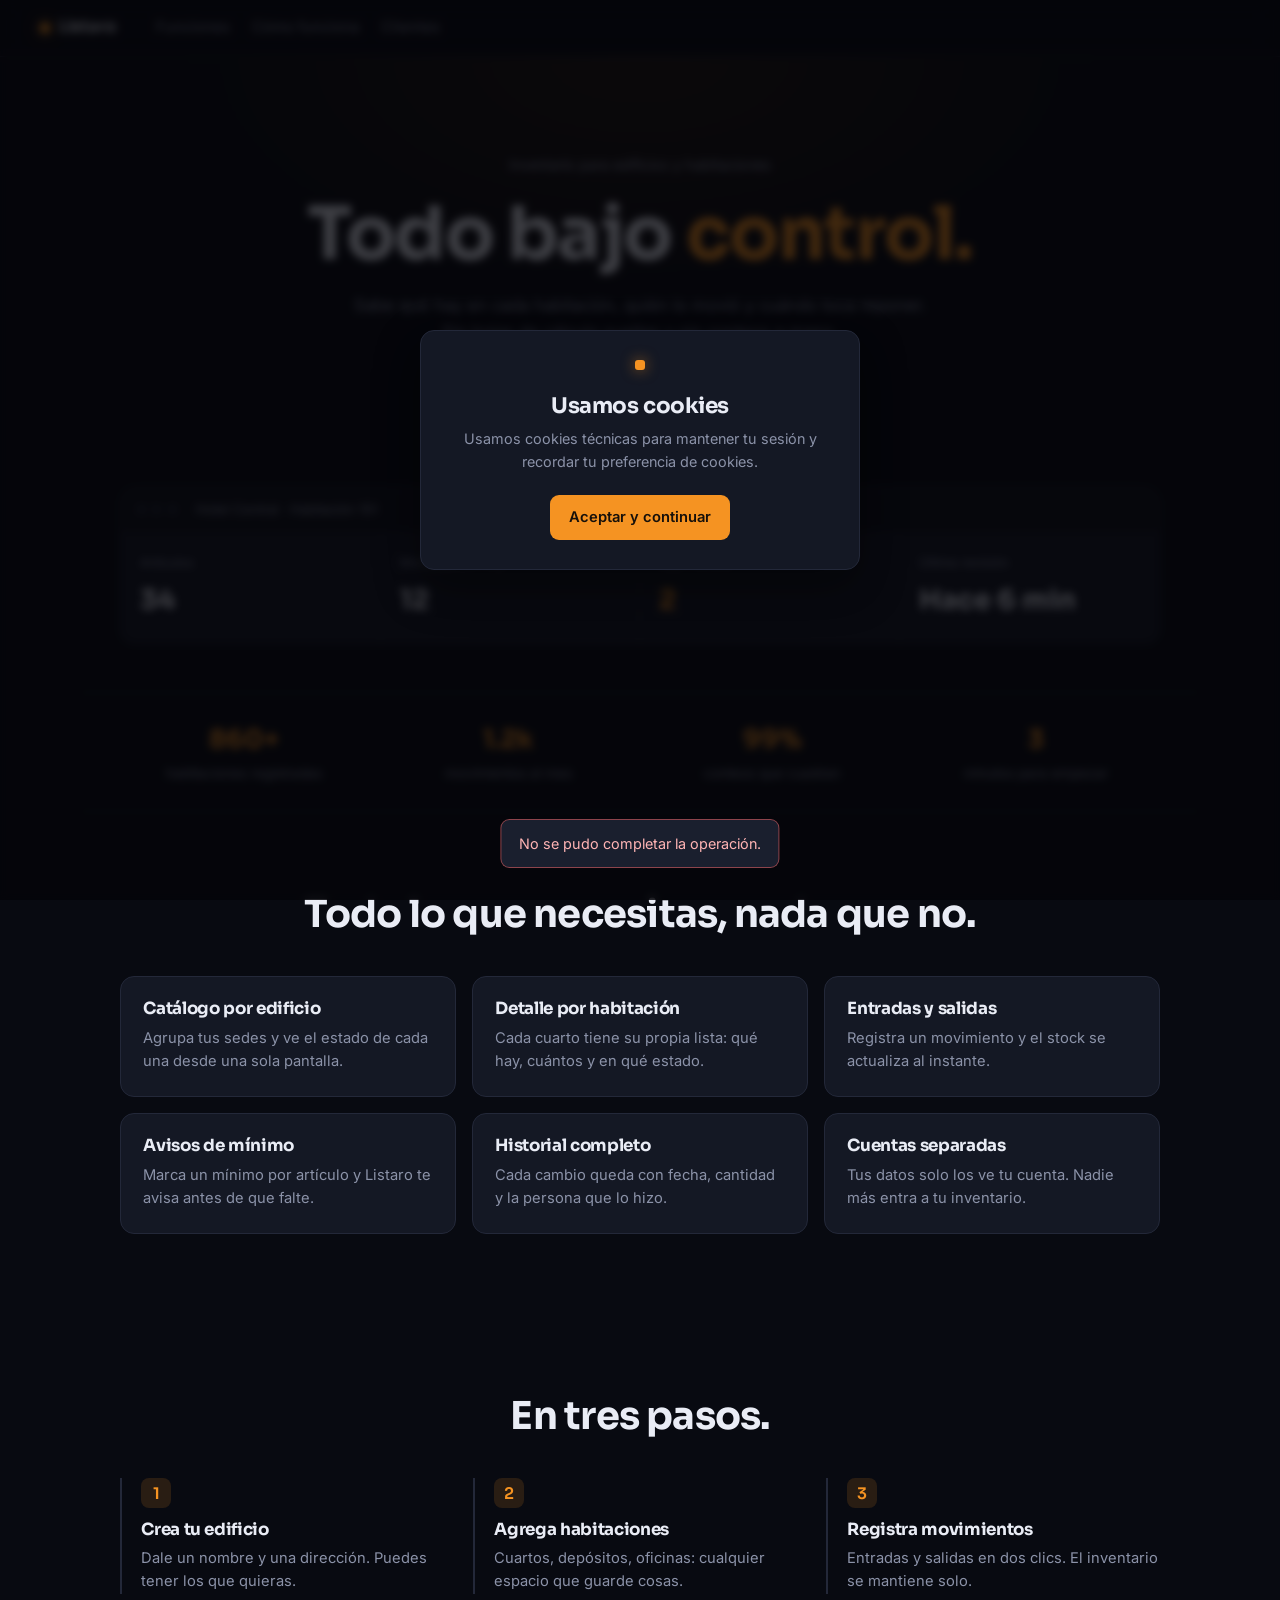
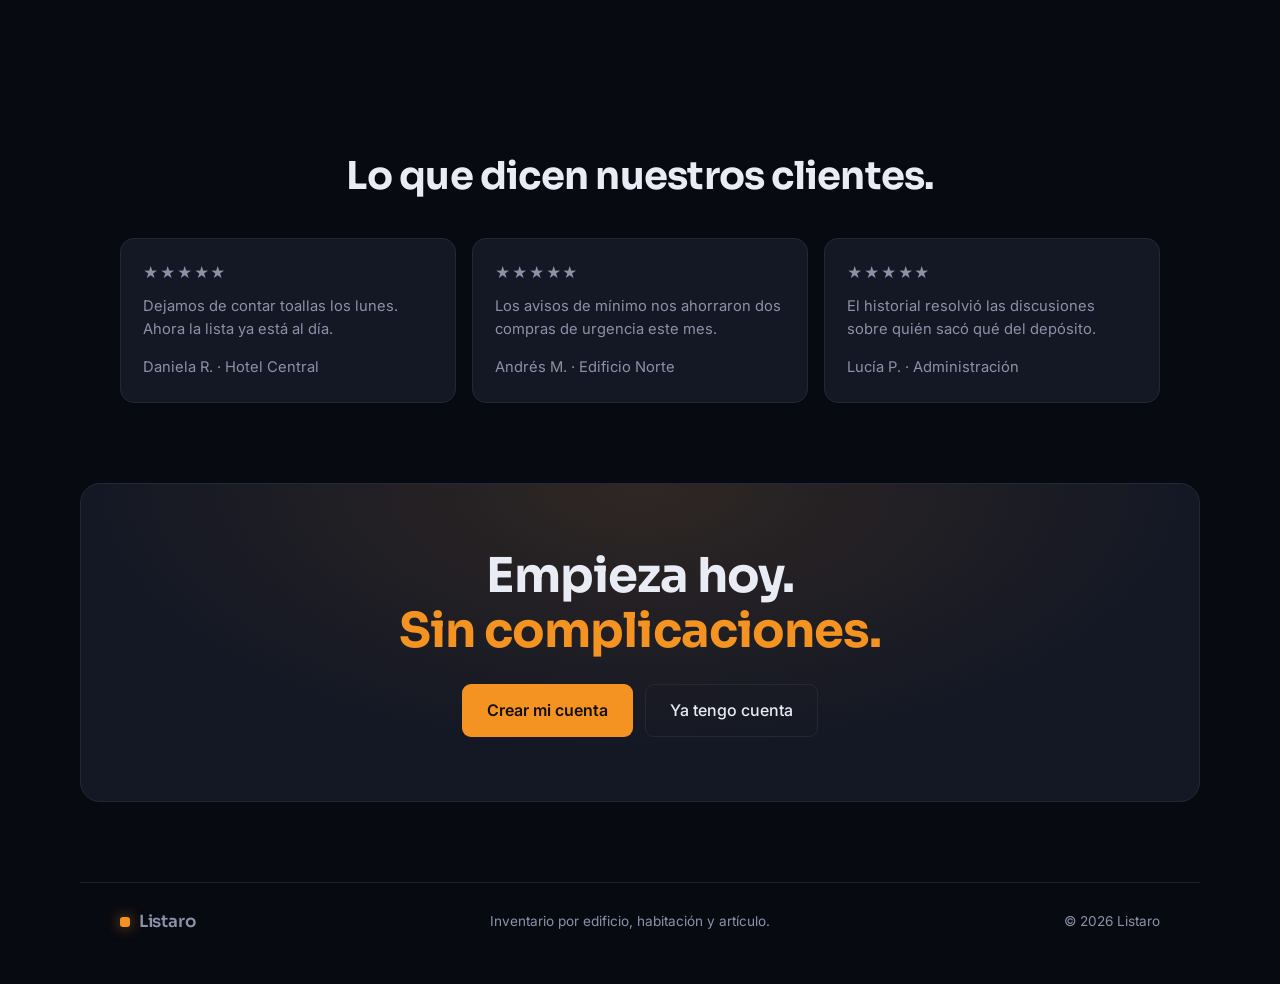
<file: index.html>
<!DOCTYPE html>
<html lang="es">
<head>
  <meta charset="UTF-8">
  <meta name="viewport" content="width=device-width, initial-scale=1">
  <title>Listaro — Todo bajo control</title>
  <link rel="preconnect" href="https://fonts.googleapis.com">
  <link rel="preconnect" href="https://fonts.gstatic.com" crossorigin>
  <link href="https://fonts.googleapis.com/css2?family=Sora:wght@400;500;600;700&family=Inter:wght@400;500;600&display=swap" rel="stylesheet">
  <link rel="stylesheet" href="css/styles.css">
</head>
<body>

<header class="nav">
  <a class="marca" href="index.html"><span class="marca-punto"></span> Listaro</a>
  <nav class="nav-links">
    <a href="#funciones">Funciones</a>
    <a href="#pasos">Cómo funciona</a>
    <a href="#clientes">Clientes</a>
  </nav>
  <div class="nav-acciones"></div>
</header>

<main>

  <section class="hero">
    <p class="hero-kicker">Inventario para edificios y habitaciones</p>
    <h1>Todo bajo <span class="naranja">control.</span></h1>
    <p class="hero-texto">
      Sabe qué hay en cada habitación, quién lo movió y cuándo toca reponer.
      Sin hojas de cálculo sueltas y sin conteos a mano.
    </p>
    <div class="hero-acciones">
      <a class="btn btn-naranja btn-grande" href="Paginas/registro.html">Empezar gratis</a>
      <a class="btn btn-fantasma btn-grande" href="Paginas/login.html">Ver una cuenta demo</a>
    </div>

    <div class="tablero-demo">
      <div class="tablero-barra">
        <span class="punto"></span><span class="punto"></span><span class="punto"></span>
        <span class="tablero-titulo">Hotel Central · Habitación 101</span>
      </div>
      <div class="tablero-cuerpo">
        <div class="tablero-celda"><span class="etiqueta">Artículos</span><strong>34</strong></div>
        <div class="tablero-celda"><span class="etiqueta">Movimientos hoy</span><strong>12</strong></div>
        <div class="tablero-celda"><span class="etiqueta">Bajo mínimo</span><strong class="naranja">2</strong></div>
        <div class="tablero-celda"><span class="etiqueta">Última revisión</span><strong>Hace 6 min</strong></div>
      </div>
    </div>
  </section>

  <section class="franja-metricas">
    <div><strong>860+</strong><span>habitaciones registradas</span></div>
    <div><strong>1.2k</strong><span>movimientos al mes</span></div>
    <div><strong>99%</strong><span>conteos que cuadran</span></div>
    <div><strong>3</strong><span>minutos para empezar</span></div>
  </section>

  <section id="funciones" class="seccion">
    <h2>Todo lo que necesitas, nada que no.</h2>
    <div class="grilla-funciones">
      <article class="tarjeta">
        <h3>Catálogo por edificio</h3>
        <p>Agrupa tus sedes y ve el estado de cada una desde una sola pantalla.</p>
      </article>
      <article class="tarjeta">
        <h3>Detalle por habitación</h3>
        <p>Cada cuarto tiene su propia lista: qué hay, cuántos y en qué estado.</p>
      </article>
      <article class="tarjeta">
        <h3>Entradas y salidas</h3>
        <p>Registra un movimiento y el stock se actualiza al instante.</p>
      </article>
      <article class="tarjeta">
        <h3>Avisos de mínimo</h3>
        <p>Marca un mínimo por artículo y Listaro te avisa antes de que falte.</p>
      </article>
      <article class="tarjeta">
        <h3>Historial completo</h3>
        <p>Cada cambio queda con fecha, cantidad y la persona que lo hizo.</p>
      </article>
      <article class="tarjeta">
        <h3>Cuentas separadas</h3>
        <p>Tus datos solo los ve tu cuenta. Nadie más entra a tu inventario.</p>
      </article>
    </div>
  </section>

  <section id="pasos" class="seccion">
    <h2>En tres pasos.</h2>
    <ol class="pasos">
      <li>
        <span class="paso-num">1</span>
        <h3>Crea tu edificio</h3>
        <p>Dale un nombre y una dirección. Puedes tener los que quieras.</p>
      </li>
      <li>
        <span class="paso-num">2</span>
        <h3>Agrega habitaciones</h3>
        <p>Cuartos, depósitos, oficinas: cualquier espacio que guarde cosas.</p>
      </li>
      <li>
        <span class="paso-num">3</span>
        <h3>Registra movimientos</h3>
        <p>Entradas y salidas en dos clics. El inventario se mantiene solo.</p>
      </li>
    </ol>
  </section>

  <section id="clientes" class="seccion">
    <h2>Lo que dicen nuestros clientes.</h2>
    <div class="grilla-testimonios">
      <article class="tarjeta">
        <p class="estrellas">★★★★★</p>
        <p>Dejamos de contar toallas los lunes. Ahora la lista ya está al día.</p>
        <p class="autor">Daniela R. · Hotel Central</p>
      </article>
      <article class="tarjeta">
        <p class="estrellas">★★★★★</p>
        <p>Los avisos de mínimo nos ahorraron dos compras de urgencia este mes.</p>
        <p class="autor">Andrés M. · Edificio Norte</p>
      </article>
      <article class="tarjeta">
        <p class="estrellas">★★★★★</p>
        <p>El historial resolvió las discusiones sobre quién sacó qué del depósito.</p>
        <p class="autor">Lucía P. · Administración</p>
      </article>
    </div>
  </section>

  <section class="cta-final">
    <h2>Empieza hoy.<br><span class="naranja">Sin complicaciones.</span></h2>
    <div class="hero-acciones">
      <a class="btn btn-naranja btn-grande" href="Paginas/registro.html">Crear mi cuenta</a>
      <a class="btn btn-fantasma btn-grande" href="Paginas/login.html">Ya tengo cuenta</a>
    </div>
  </section>

</main>

<footer class="pie">
  <span class="marca"><span class="marca-punto"></span> Listaro</span>
  <span>Inventario por edificio, habitación y artículo.</span>
  <span>© 2026 Listaro</span>
</footer>

<div id="aviso" class="aviso" role="status" aria-live="polite"></div>
<div id="aviso-cookies" class="aviso-cookies" hidden>
  <div class="aviso-cookies-caja" role="dialog" aria-modal="true" aria-labelledby="titulo-cookies">
    <span class="marca-punto"></span>
    <h2 id="titulo-cookies">Usamos cookies</h2>
    <p>Usamos cookies técnicas para mantener tu sesión y recordar tu preferencia de cookies.</p>
    <button class="btn btn-naranja" id="aceptar-cookies" type="button">Aceptar y continuar</button>
  </div>
</div>
<script src="js/datos.js"></script>
<script src="js/app.js"></script>
</body>
</html>
</file>
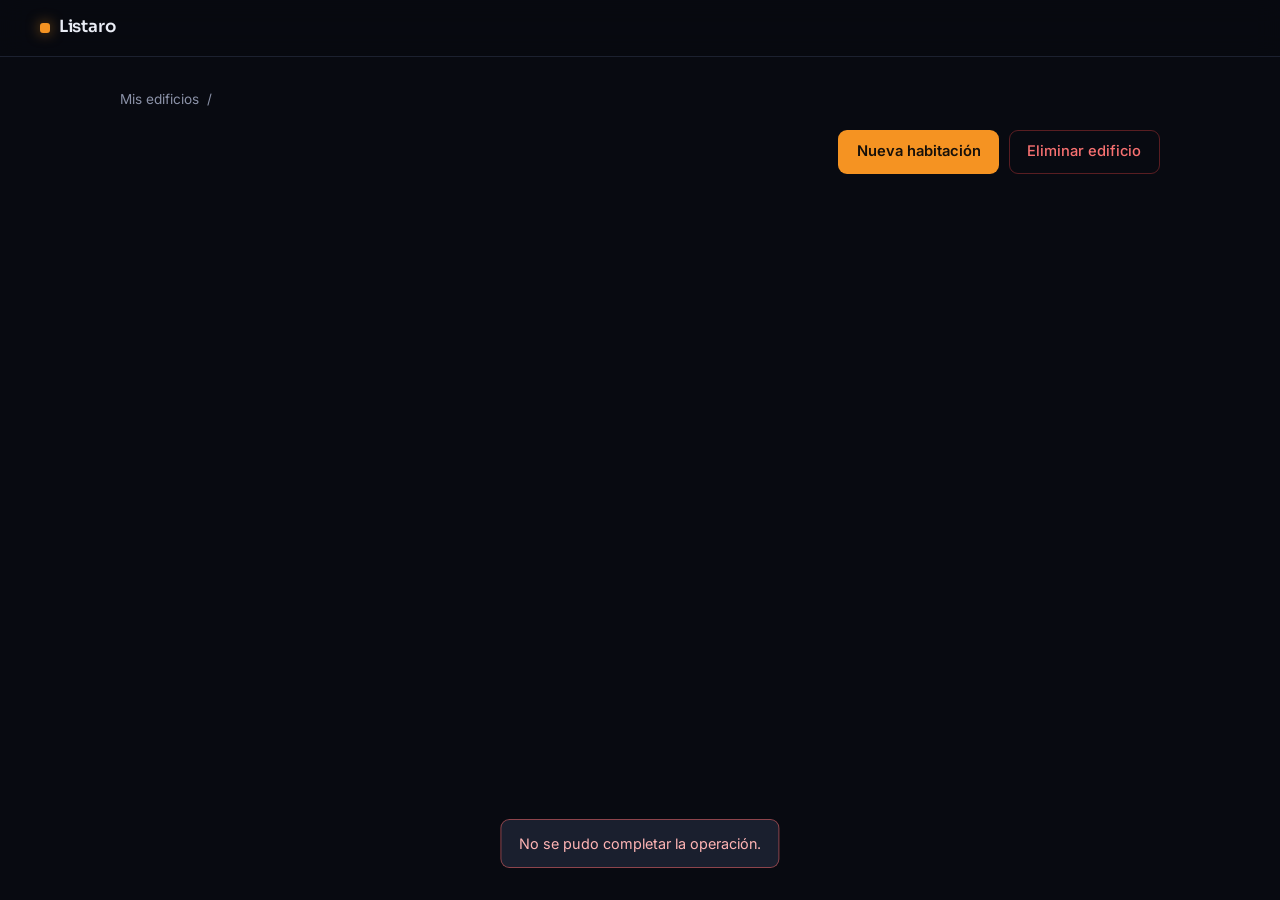
<file: Paginas/edificio.html>
<!DOCTYPE html>
<html lang="es">
<head>
  <meta charset="UTF-8">
  <meta name="viewport" content="width=device-width, initial-scale=1">
  <title>Edificio — Listaro</title>
  <link rel="preconnect" href="https://fonts.googleapis.com">
  <link rel="preconnect" href="https://fonts.gstatic.com" crossorigin>
  <link href="https://fonts.googleapis.com/css2?family=Sora:wght@400;500;600;700&family=Inter:wght@400;500;600&display=swap" rel="stylesheet">
  <link rel="stylesheet" href="../css/styles.css">
</head>
<body>

<header class="nav">
  <a class="marca" href="../index.html"><span class="marca-punto"></span> Listaro</a>
  <div class="nav-acciones"></div>
</header>

<main class="app">

  <nav class="migas">
    <a href="panel.html">Mis edificios</a>
    <span>/</span>
    <span id="ed-miga"></span>
  </nav>

  <div class="app-cabecera">
    <div>
      <h1 id="ed-titulo"></h1>
      <p class="sub" id="ed-direccion"></p>
    </div>
    <div class="app-cabecera-acciones">
      <button class="btn btn-naranja" id="btn-nueva-habitacion" data-abrir="modal-habitacion" hidden>Nueva habitación</button>
      <button class="btn btn-fantasma btn-peligro" id="btn-borrar-este-edificio" hidden>Eliminar edificio</button>
    </div>
  </div>

  <div id="lista-habitaciones"></div>
</main>

<div class="modal" id="modal-habitacion" hidden>
  <div class="modal-caja" role="dialog" aria-modal="true" aria-labelledby="t-hab">
    <h3 id="t-hab">Nueva habitación</h3>
    <form id="form-habitacion">
      <label for="h-nombre">Nombre</label>
      <input id="h-nombre" name="nombre" placeholder="Habitación 101" required>

      <label for="h-piso">Piso</label>
      <input id="h-piso" name="piso" placeholder="1">

      <label for="h-estado">Estado</label>
      <select id="h-estado" name="estado">
        <option value="activa">Activa</option>
        <option value="mantenimiento">En mantenimiento</option>
        <option value="cerrada">Cerrada</option>
      </select>

      <div class="modal-acciones">
        <button type="button" class="btn btn-fantasma" data-cerrar>Cancelar</button>
        <button type="submit" class="btn btn-naranja">Guardar habitación</button>
      </div>
    </form>
  </div>
</div>

<div id="aviso" class="aviso" role="status" aria-live="polite"></div>
<script src="../js/datos.js"></script>
<script src="../js/app.js"></script>
</body>
</html>
</file>
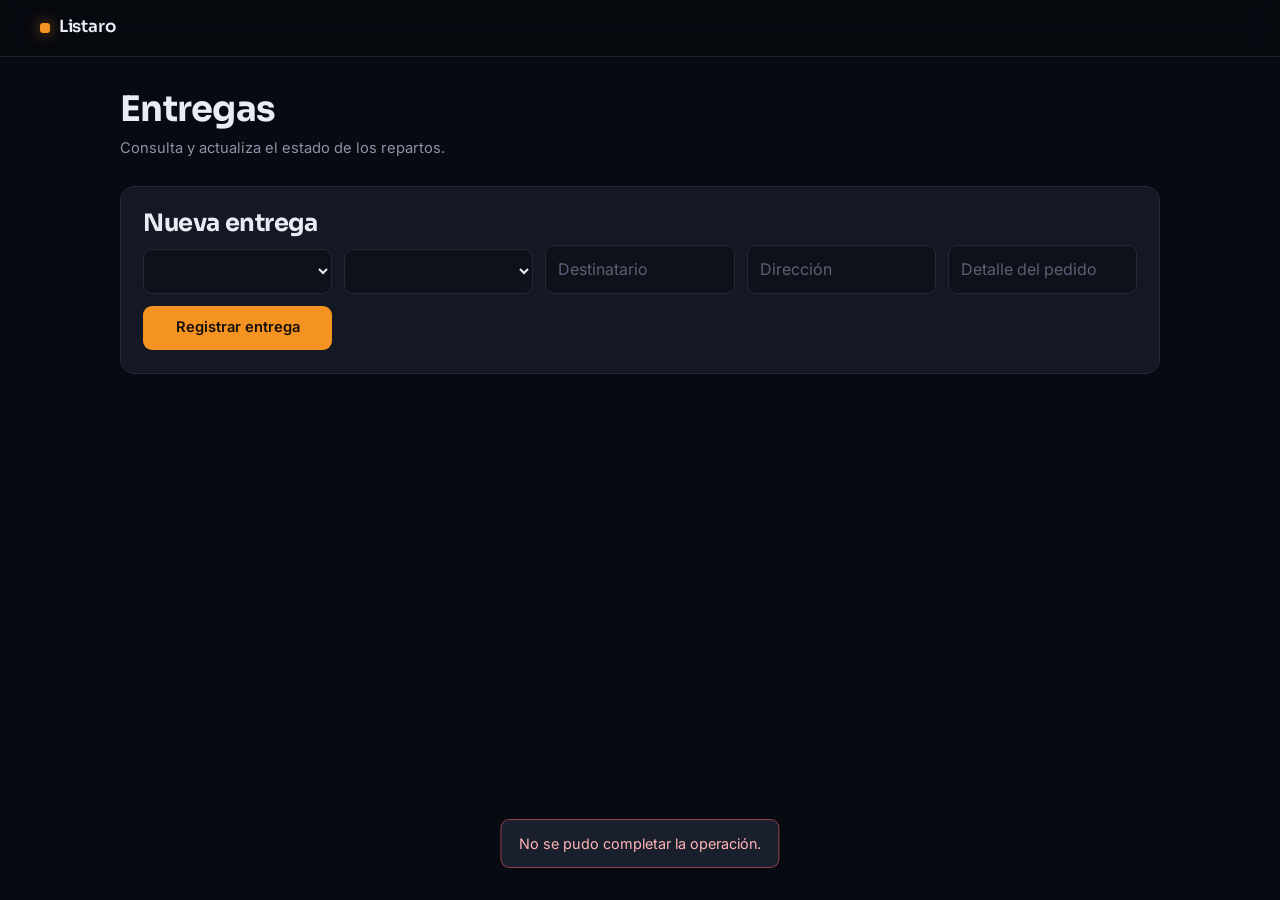
<file: Paginas/entregas.html>
<!DOCTYPE html>
<html lang="es">
<head>
  <meta charset="UTF-8">
  <meta name="viewport" content="width=device-width, initial-scale=1">
  <title>Entregas — Listaro</title>
  <link rel="preconnect" href="https://fonts.googleapis.com">
  <link rel="preconnect" href="https://fonts.gstatic.com" crossorigin>
  <link href="https://fonts.googleapis.com/css2?family=Sora:wght@400;500;600;700&family=Inter:wght@400;500;600&display=swap" rel="stylesheet">
  <link rel="stylesheet" href="../css/styles.css">
</head>
<body>
<header class="nav">
  <a class="marca" href="../index.html"><span class="marca-punto"></span> Listaro</a>
  <div class="nav-acciones"></div>
</header>
<main class="app">
  <div class="app-cabecera">
    <div><h1>Entregas</h1><p class="sub">Consulta y actualiza el estado de los repartos.</p></div>
  </div>
  <section class="tarjeta" id="crear-entrega">
    <h2>Nueva entrega</h2>
    <form id="form-entrega" class="form-grid">
      <select id="ent-edificio" name="edificio_id" required></select>
      <select id="ent-repartidor" name="repartidor_id"></select>
      <input name="destinatario" placeholder="Destinatario" required>
      <input name="direccion" placeholder="Dirección">
      <input name="detalle" placeholder="Detalle del pedido">
      <button class="btn btn-naranja" type="submit">Registrar entrega</button>
    </form>
  </section>
  <section id="lista-entregas" class="grilla-edificios"></section>
</main>
<div id="aviso" class="aviso" role="status" aria-live="polite"></div>
<script src="../js/datos.js"></script>
<script src="../js/roles.js"></script>
<script src="../js/app.js"></script>
</body>
</html>
</file>
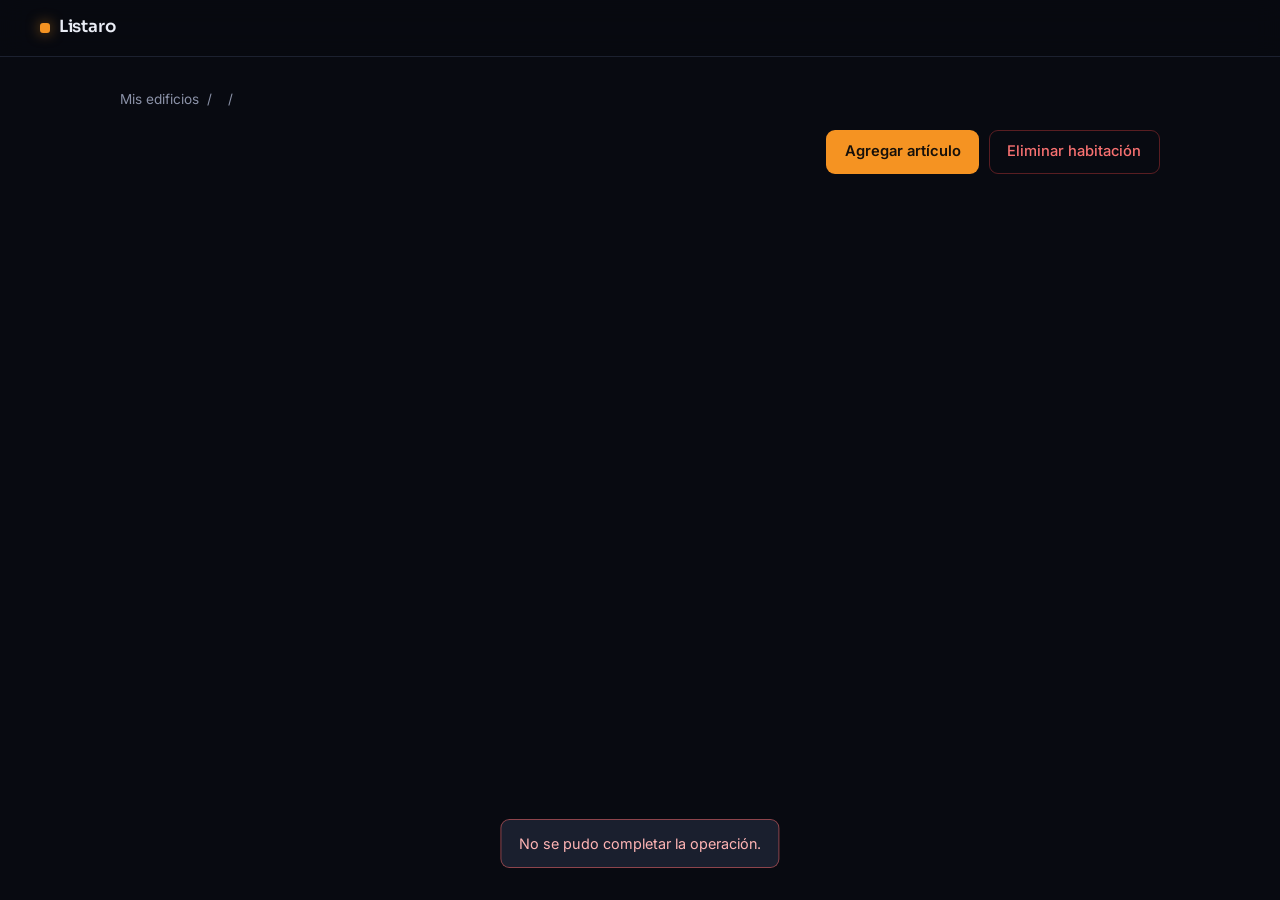
<file: Paginas/habitacion.html>
<!DOCTYPE html>
<html lang="es">
<head>
  <meta charset="UTF-8">
  <meta name="viewport" content="width=device-width, initial-scale=1">
  <title>Habitación — Listaro</title>
  <link rel="preconnect" href="https://fonts.googleapis.com">
  <link rel="preconnect" href="https://fonts.gstatic.com" crossorigin>
  <link href="https://fonts.googleapis.com/css2?family=Sora:wght@400;500;600;700&family=Inter:wght@400;500;600&display=swap" rel="stylesheet">
  <link rel="stylesheet" href="../css/styles.css">
</head>
<body>

<header class="nav">
  <a class="marca" href="../index.html"><span class="marca-punto"></span> Listaro</a>
  <div class="nav-acciones"></div>
</header>

<main class="app">

  <nav class="migas">
    <a href="panel.html">Mis edificios</a>
    <span>/</span>
    <a id="h-miga-edificio" href="panel.html"></a>
    <span>/</span>
    <span id="h-miga"></span>
  </nav>

  <div class="app-cabecera">
    <div>
      <h1 id="h-titulo"></h1>
      <p class="sub" id="h-sub"></p>
    </div>
    <div class="app-cabecera-acciones">
      <button class="btn btn-naranja" data-abrir="modal-item">Agregar artículo</button>
      <button class="btn btn-fantasma btn-peligro" id="btn-borrar-esta-hab" hidden>Eliminar habitación</button>
    </div>
  </div>

  <div class="tabla-envoltura" id="zona-tabla" hidden>
    <table class="tabla">
      <thead>
        <tr>
          <th>Artículo</th><th>Categoría</th><th>Cantidad</th>
          <th>Mínimo</th><th>Estado</th><th>Movimiento</th><th></th>
        </tr>
      </thead>
      <tbody id="cuerpo-items"></tbody>
    </table>
  </div>

  <div class="vacio" id="zona-vacia" hidden>
    <h3>Esta habitación está vacía</h3>
    <p>Agrega el primer artículo para empezar a contar entradas y salidas.</p>
    <button class="btn btn-naranja" data-abrir="modal-item">Agregar artículo</button>
  </div>

  <section class="historial" id="historial" hidden>
    <h2>Movimientos recientes</h2>
    <ul id="lista-movimientos"></ul>
  </section>
</main>

<div class="modal" id="modal-item" hidden>
  <div class="modal-caja" role="dialog" aria-modal="true" aria-labelledby="t-item">
    <h3 id="t-item">Agregar artículo</h3>
    <form id="form-item">
      <label for="i-nombre">Nombre</label>
      <input id="i-nombre" name="nombre" placeholder="Toallas" required>

      <label for="i-categoria">Categoría</label>
      <input id="i-categoria" name="categoria" placeholder="Lencería">

      <div class="fila-doble">
        <div>
          <label for="i-cantidad">Cantidad</label>
          <input id="i-cantidad" name="cantidad" type="number" min="0" value="0">
        </div>
        <div>
          <label for="i-minimo">Mínimo</label>
          <input id="i-minimo" name="minimo" type="number" min="0" value="0">
        </div>
      </div>

      <label for="i-estado">Estado</label>
      <select id="i-estado" name="estado">
        <option value="bueno">Bueno</option>
        <option value="regular">Regular</option>
        <option value="reparacion">En reparación</option>
      </select>

      <div class="modal-acciones">
        <button type="button" class="btn btn-fantasma" data-cerrar>Cancelar</button>
        <button type="submit" class="btn btn-naranja">Guardar artículo</button>
      </div>
    </form>
  </div>
</div>

<div id="aviso" class="aviso" role="status" aria-live="polite"></div>
<script src="../js/datos.js"></script>
<script src="../js/app.js"></script>
</body>
</html>
</file>
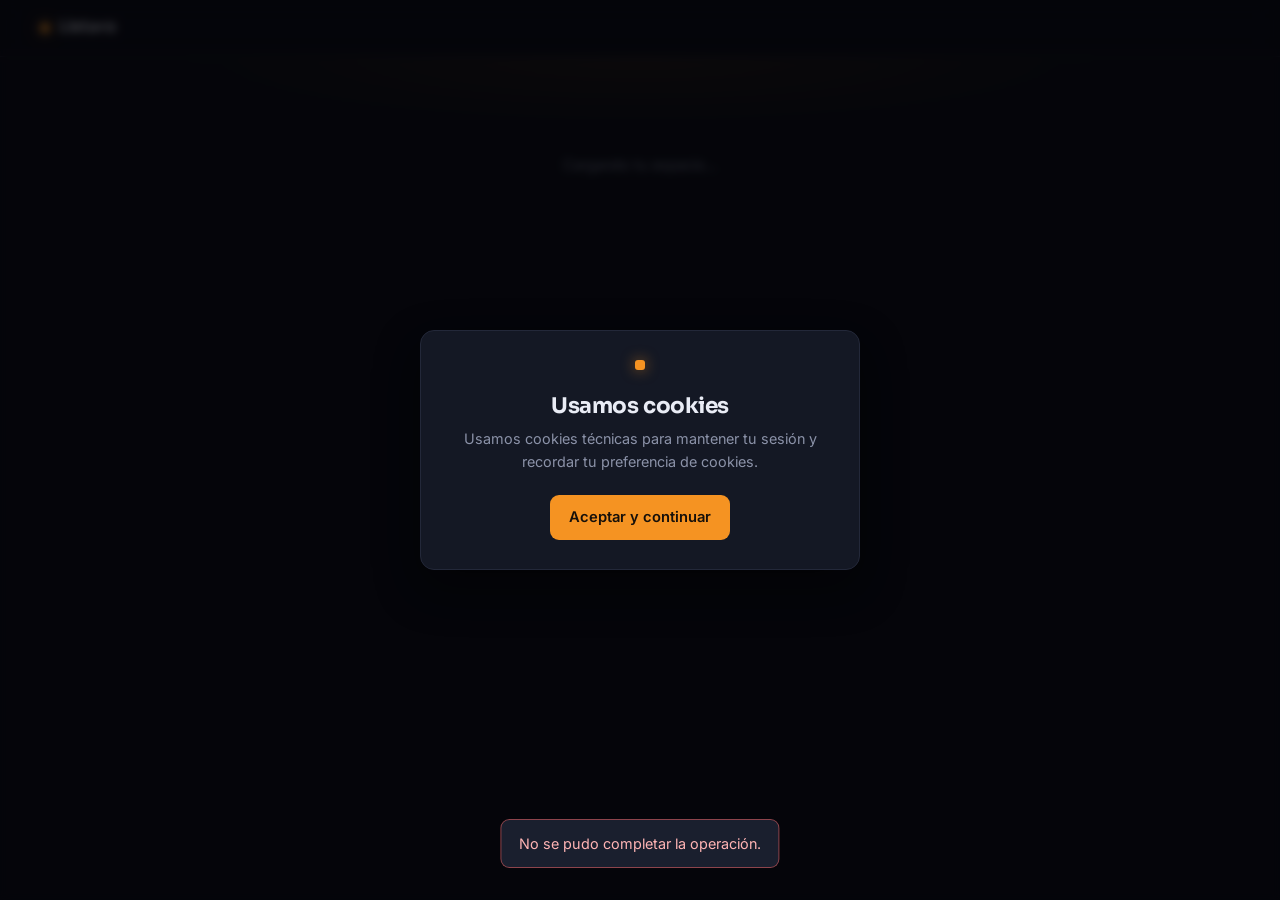
<file: Paginas/inicio.html>
<!DOCTYPE html>
<html lang="es">
<head>
  <meta charset="UTF-8">
  <meta name="viewport" content="width=device-width, initial-scale=1">
  <title>Inicio — Listaro</title>
  <link rel="preconnect" href="https://fonts.googleapis.com">
  <link rel="preconnect" href="https://fonts.gstatic.com" crossorigin>
  <link href="https://fonts.googleapis.com/css2?family=Sora:wght@400;500;600;700&family=Inter:wght@400;500;600&display=swap" rel="stylesheet">
  <link rel="stylesheet" href="../css/styles.css">
</head>
<body>
<header class="nav">
  <a class="marca" href="../index.html"><span class="marca-punto"></span> Listaro</a>
  <div class="nav-acciones"></div>
</header>

<main>
  <section class="hero" id="inicio-contenido">
    <p class="hero-kicker">Cargando tu espacio...</p>
  </section>
</main>

<div id="aviso" class="aviso" role="status" aria-live="polite"></div>
<div id="aviso-cookies" class="aviso-cookies" hidden>
  <div class="aviso-cookies-caja" role="dialog" aria-modal="true" aria-labelledby="titulo-cookies">
    <span class="marca-punto"></span>
    <h2 id="titulo-cookies">Usamos cookies</h2>
    <p>Usamos cookies técnicas para mantener tu sesión y recordar tu preferencia de cookies.</p>
    <button class="btn btn-naranja" id="aceptar-cookies" type="button">Aceptar y continuar</button>
  </div>
</div>
<script src="../js/datos.js"></script>
<script src="../js/app.js"></script>
</body>
</html>
</file>
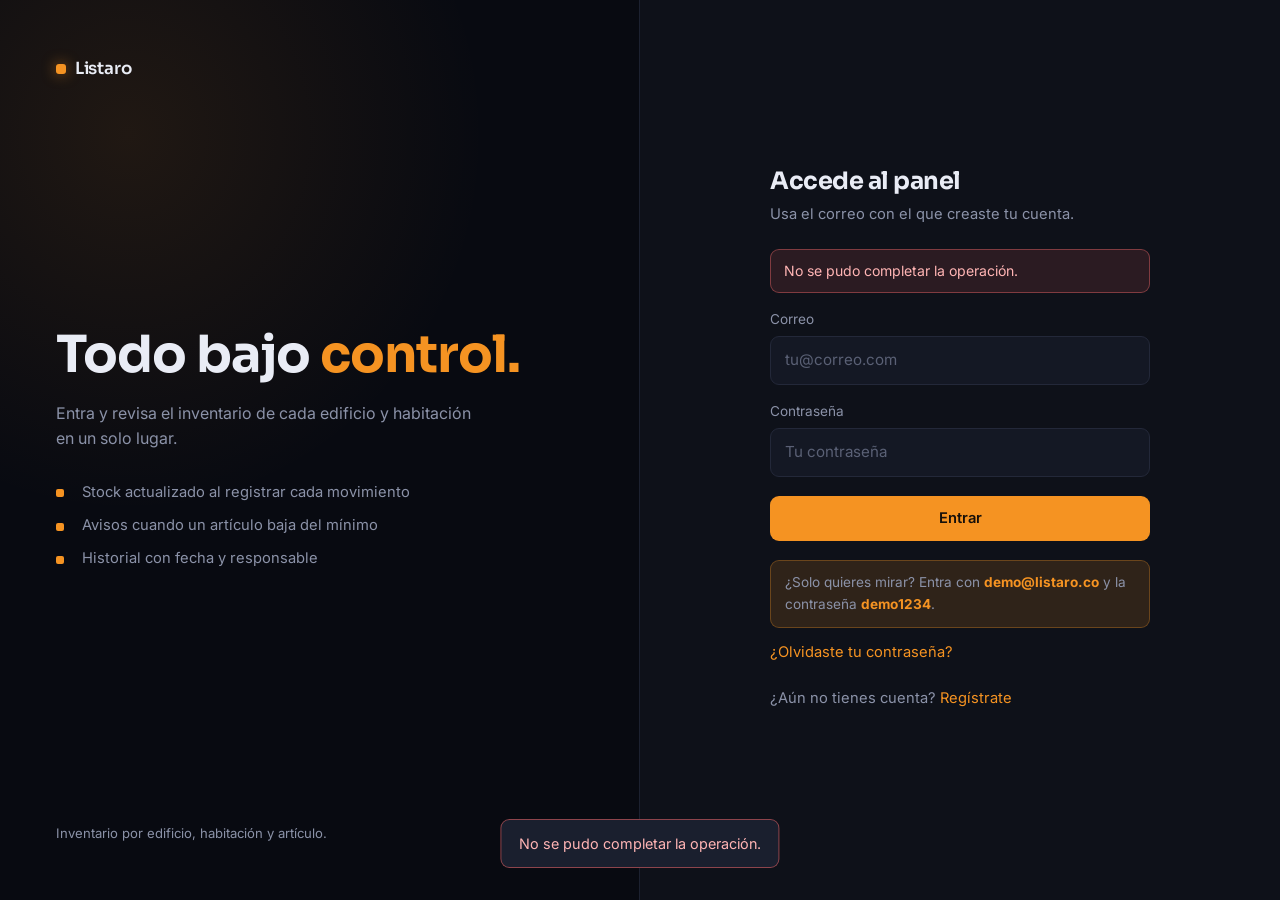
<file: Paginas/login.html>
<!DOCTYPE html>
<html lang="es">
<head>
  <meta charset="UTF-8">
  <meta name="viewport" content="width=device-width, initial-scale=1">
  <title>Entrar a Listaro</title>
  <link rel="preconnect" href="https://fonts.googleapis.com">
  <link rel="preconnect" href="https://fonts.gstatic.com" crossorigin>
  <link href="https://fonts.googleapis.com/css2?family=Sora:wght@400;500;600;700&family=Inter:wght@400;500;600&display=swap" rel="stylesheet">
  <link rel="stylesheet" href="../css/styles.css">
</head>
<body>
<main class="split">
  <section class="split-izq">
    <a class="marca" href="../index.html"><span class="marca-punto"></span> Listaro</a>
    <div>
      <h1>Todo bajo <span class="naranja">control.</span></h1>
      <p>Entra y revisa el inventario de cada edificio y habitación en un solo lugar.</p>
      <ul class="lista-chequeo">
        <li>Stock actualizado al registrar cada movimiento</li>
        <li>Avisos cuando un artículo baja del mínimo</li>
        <li>Historial con fecha y responsable</li>
      </ul>
    </div>
    <p class="split-pie">Inventario por edificio, habitación y artículo.</p>
  </section>

  <section class="split-der">
    <div class="formulario">
      <h2>Accede al panel</h2>
      <p class="sub">Usa el correo con el que creaste tu cuenta.</p>

      <p class="error" id="error-login" hidden></p>

      <form id="form-login" novalidate>
        <label for="correo">Correo</label>
        <input id="correo" name="correo" type="email" autocomplete="email"
               placeholder="tu@correo.com" required>

        <label for="clave">Contraseña</label>
        <input id="clave" name="clave" type="password" autocomplete="current-password"
               placeholder="Tu contraseña" required>

        <button class="btn btn-naranja btn-bloque" type="submit">Entrar</button>
      </form>

      <p class="demo-hint">
        ¿Solo quieres mirar? Entra con <strong>demo@listaro.co</strong> y la
        contraseña <strong>demo1234</strong>.
      </p>
      <p class="sub">
        <a class="enlace-naranja" href="recuperar.html">¿Olvidaste tu contraseña?</a>
      </p>
      <p class="sub">¿Aún no tienes cuenta?
        <a class="enlace-naranja" href="registro.html">Regístrate</a>
      </p>
    </div>
  </section>
</main>

<div id="aviso" class="aviso" role="status" aria-live="polite"></div>
<script src="../js/datos.js"></script>
<script src="../js/app.js"></script>
</body>
</html>
</file>
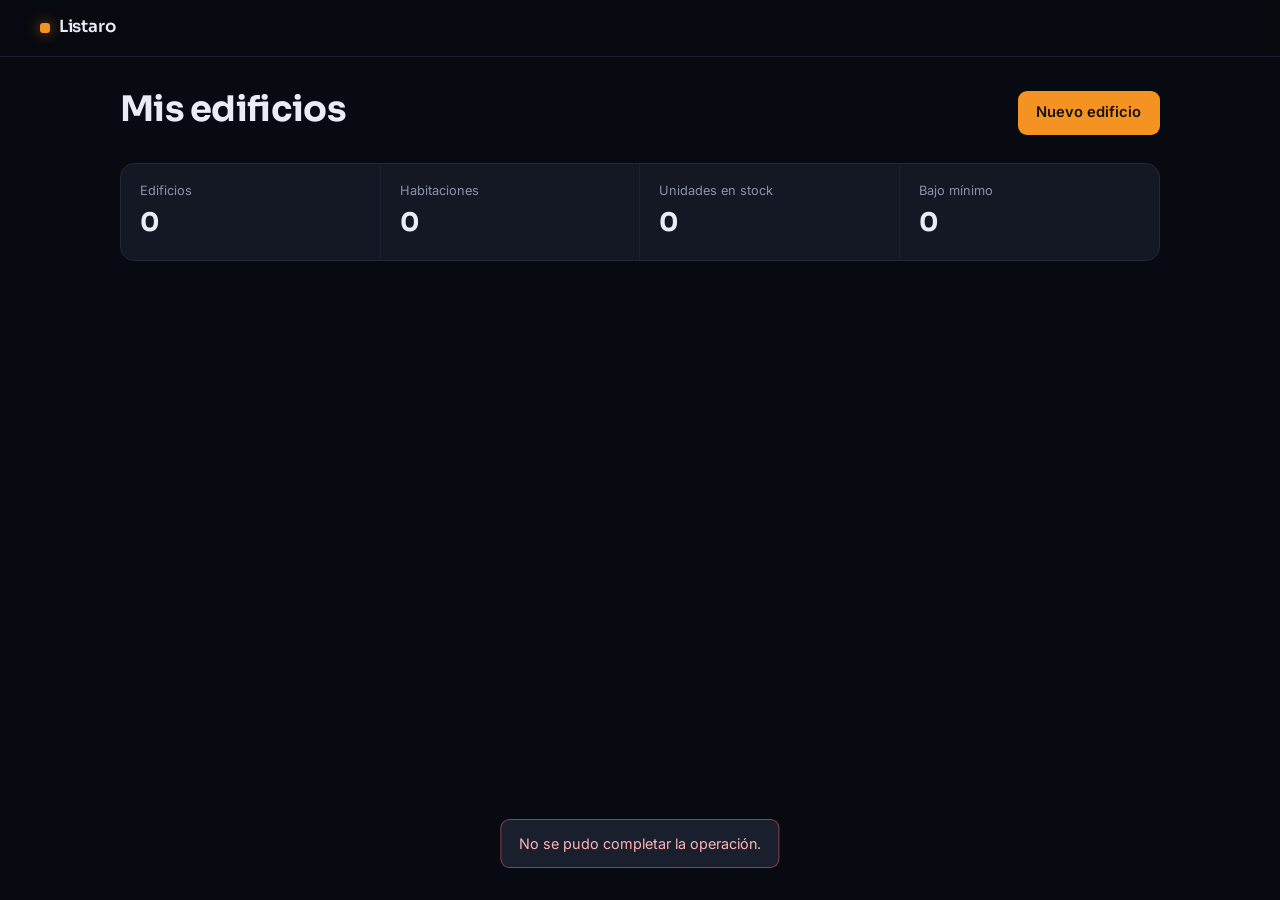
<file: Paginas/panel.html>
<!DOCTYPE html>
<html lang="es">
<head>
  <meta charset="UTF-8">
  <meta name="viewport" content="width=device-width, initial-scale=1">
  <title>Mis edificios — Listaro</title>
  <link rel="preconnect" href="https://fonts.googleapis.com">
  <link rel="preconnect" href="https://fonts.gstatic.com" crossorigin>
  <link href="https://fonts.googleapis.com/css2?family=Sora:wght@400;500;600;700&family=Inter:wght@400;500;600&display=swap" rel="stylesheet">
  <link rel="stylesheet" href="../css/styles.css">
</head>
<body>

<header class="nav">
  <a class="marca" href="../index.html"><span class="marca-punto"></span> Listaro</a>
  <div class="nav-acciones"></div>
</header>

<main class="app">

  <div class="app-cabecera">
    <div>
      <h1>Mis edificios</h1>
      <p class="sub" id="saludo"></p>
    </div>
    <button class="btn btn-naranja" id="btn-nuevo-edificio" data-abrir="modal-edificio" hidden>Nuevo edificio</button>
  </div>

  <div class="resumen">
    <div class="resumen-celda"><span class="etiqueta">Edificios</span><strong id="r-edificios">0</strong></div>
    <div class="resumen-celda"><span class="etiqueta">Habitaciones</span><strong id="r-habitaciones">0</strong></div>
    <div class="resumen-celda"><span class="etiqueta">Unidades en stock</span><strong id="r-unidades">0</strong></div>
    <div class="resumen-celda"><span class="etiqueta">Bajo mínimo</span><strong id="r-alertas">0</strong></div>
  </div>

  <div id="lista-edificios"></div>
</main>

<div class="modal" id="modal-edificio" hidden>
  <div class="modal-caja" role="dialog" aria-modal="true" aria-labelledby="t-edificio">
    <h3 id="t-edificio">Nuevo edificio</h3>
    <form id="form-edificio">
      <label for="ed-nombre">Nombre</label>
      <input id="ed-nombre" name="nombre" placeholder="Hotel Central" required>

      <label for="ed-direccion">Dirección</label>
      <input id="ed-direccion" name="direccion" placeholder="Cra. 7 #45-12">

      <label for="ed-notas">Notas</label>
      <input id="ed-notas" name="notas" placeholder="Opcional">

      <div class="modal-acciones">
        <button type="button" class="btn btn-fantasma" data-cerrar>Cancelar</button>
        <button type="submit" class="btn btn-naranja">Guardar edificio</button>
      </div>
    </form>
  </div>
</div>

<div id="aviso" class="aviso" role="status" aria-live="polite"></div>
<script src="../js/datos.js"></script>
<script src="../js/app.js"></script>
</body>
</html>
</file>
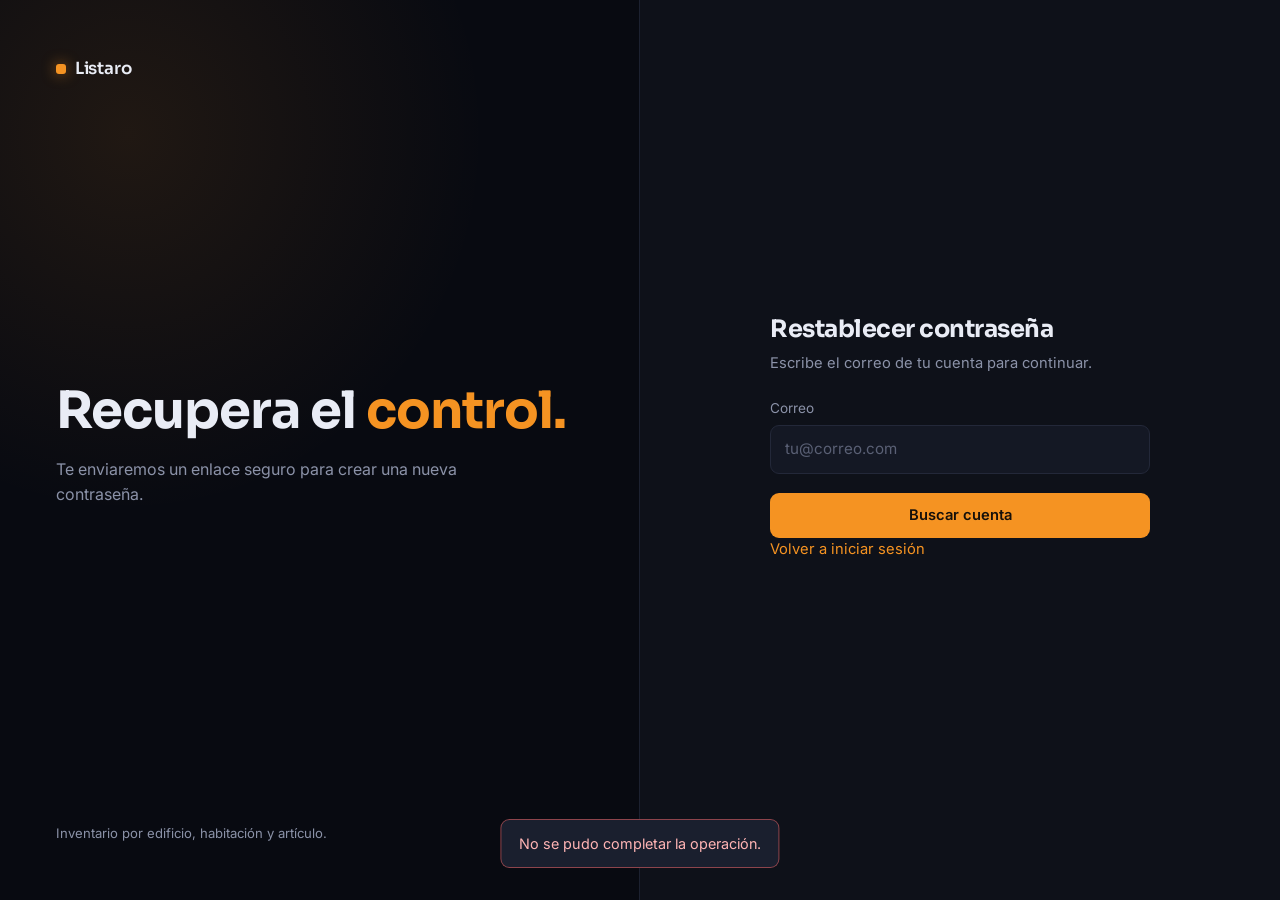
<file: Paginas/recuperar.html>
<!DOCTYPE html>
<html lang="es">
<head>
  <meta charset="UTF-8">
  <meta name="viewport" content="width=device-width, initial-scale=1">
  <title>Recuperar contraseña — Listaro</title>
  <link rel="preconnect" href="https://fonts.googleapis.com">
  <link rel="preconnect" href="https://fonts.gstatic.com" crossorigin>
  <link href="https://fonts.googleapis.com/css2?family=Sora:wght@400;500;600;700&family=Inter:wght@400;500;600&display=swap" rel="stylesheet">
  <link rel="stylesheet" href="../css/styles.css">
</head>
<body>
<main class="split">
  <section class="split-izq">
    <a class="marca" href="../index.html"><span class="marca-punto"></span> Listaro</a>
    <div>
      <h1>Recupera el <span class="naranja">control.</span></h1>
      <p>Te enviaremos un enlace seguro para crear una nueva contraseña.</p>
    </div>
    <p class="split-pie">Inventario por edificio, habitación y artículo.</p>
  </section>
  <section class="split-der">
    <div class="formulario">
      <h2>Restablecer contraseña</h2>
      <p class="sub">Escribe el correo de tu cuenta para continuar.</p>
      <p class="error" id="error-recuperar" hidden></p>
      <p class="demo-hint" id="mensaje-recuperar" hidden></p>
      <form id="form-recuperar" novalidate>
        <label for="correo">Correo</label>
        <input id="correo" name="correo" type="email" autocomplete="email" placeholder="tu@correo.com" required>
        <button class="btn btn-naranja btn-bloque" type="submit">Buscar cuenta</button>
      </form>
      <form id="form-restablecer" novalidate hidden>
        <label for="codigo">Código de demostración</label>
        <input id="codigo" name="codigo" type="text" value="LISTARO-DEMO" required>
        <label for="clave">Nueva contraseña</label>
        <input id="clave" name="clave" type="password" autocomplete="new-password" required>
        <label for="confirmar">Repite la contraseña</label>
        <input id="confirmar" name="confirmar" type="password" autocomplete="new-password" required>
        <button class="btn btn-naranja btn-bloque" type="submit">Guardar contraseña</button>
      </form>
      <p class="sub"><a class="enlace-naranja" href="login.html">Volver a iniciar sesión</a></p>
    </div>
  </section>
</main>
<div id="aviso" class="aviso" role="status" aria-live="polite"></div>
<script src="../js/datos.js"></script>
<script src="../js/app.js"></script>
</body>
</html>
</file>
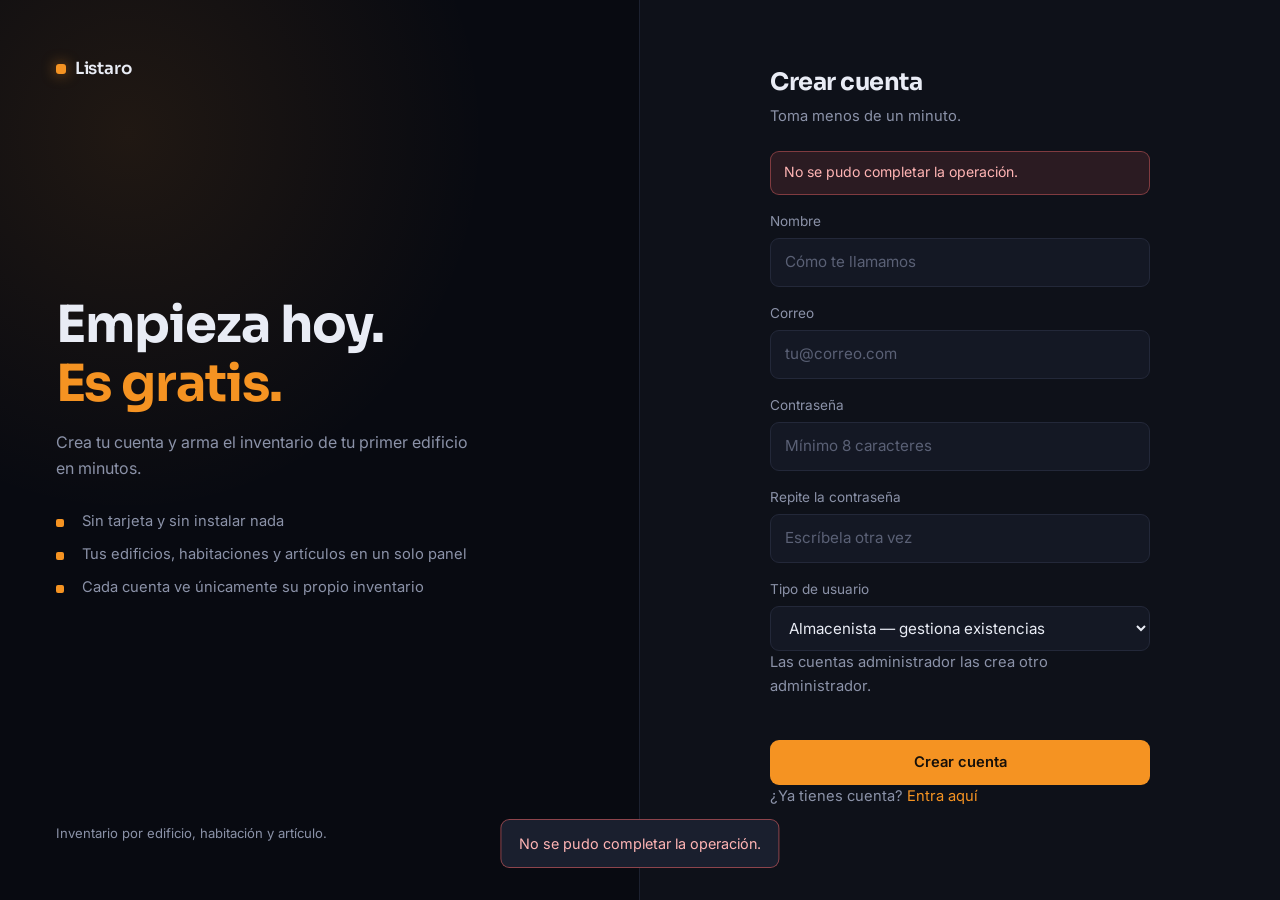
<file: Paginas/registro.html>
<!DOCTYPE html>
<html lang="es">
<head>
  <meta charset="UTF-8">
  <meta name="viewport" content="width=device-width, initial-scale=1">
  <title>Crear cuenta en Listaro</title>
  <link rel="preconnect" href="https://fonts.googleapis.com">
  <link rel="preconnect" href="https://fonts.gstatic.com" crossorigin>
  <link href="https://fonts.googleapis.com/css2?family=Sora:wght@400;500;600;700&family=Inter:wght@400;500;600&display=swap" rel="stylesheet">
  <link rel="stylesheet" href="../css/styles.css">
</head>
<body>

<main class="split">
  <section class="split-izq">
    <a class="marca" href="../index.html"><span class="marca-punto"></span> Listaro</a>
    <div>
      <h1>Empieza hoy.<br><span class="naranja">Es gratis.</span></h1>
      <p>Crea tu cuenta y arma el inventario de tu primer edificio en minutos.</p>
      <ul class="lista-chequeo">
        <li>Sin tarjeta y sin instalar nada</li>
        <li>Tus edificios, habitaciones y artículos en un solo panel</li>
        <li>Cada cuenta ve únicamente su propio inventario</li>
      </ul>
    </div>
    <p class="split-pie">Inventario por edificio, habitación y artículo.</p>
  </section>

  <section class="split-der">
    <div class="formulario">
      <h2>Crear cuenta</h2>
      <p class="sub">Toma menos de un minuto.</p>

      <p class="error" id="error-registro" hidden></p>

      <form id="form-registro" novalidate>
        <label for="nombre">Nombre</label>
        <input id="nombre" name="nombre" type="text" autocomplete="name"
               placeholder="Cómo te llamamos" required>

        <label for="correo">Correo</label>
        <input id="correo" name="correo" type="email" autocomplete="email"
               placeholder="tu@correo.com" required>

        <label for="clave">Contraseña</label>
        <input id="clave" name="clave" type="password" autocomplete="new-password"
               placeholder="Mínimo 8 caracteres" required>

        <label for="confirmar">Repite la contraseña</label>
        <input id="confirmar" name="confirmar" type="password"
               autocomplete="new-password" placeholder="Escríbela otra vez" required>

        <label for="rol">Tipo de usuario</label>
        <select id="rol" name="rol" required>
          <option value="almacenista">Almacenista — gestiona existencias</option>
          <option value="repartidor">Repartidor — surte habitaciones</option>
        </select>
        <p class="sub">Las cuentas administrador las crea otro administrador.</p>

        <button class="btn btn-naranja btn-bloque" type="submit">Crear cuenta</button>
      </form>

      <p class="sub">¿Ya tienes cuenta?
        <a class="enlace-naranja" href="login.html">Entra aquí</a>
      </p>
    </div>
  </section>
</main>

<div id="aviso" class="aviso" role="status" aria-live="polite"></div>
<script src="../js/datos.js"></script>
<script src="../js/app.js"></script>
</body>
</html>
</file>
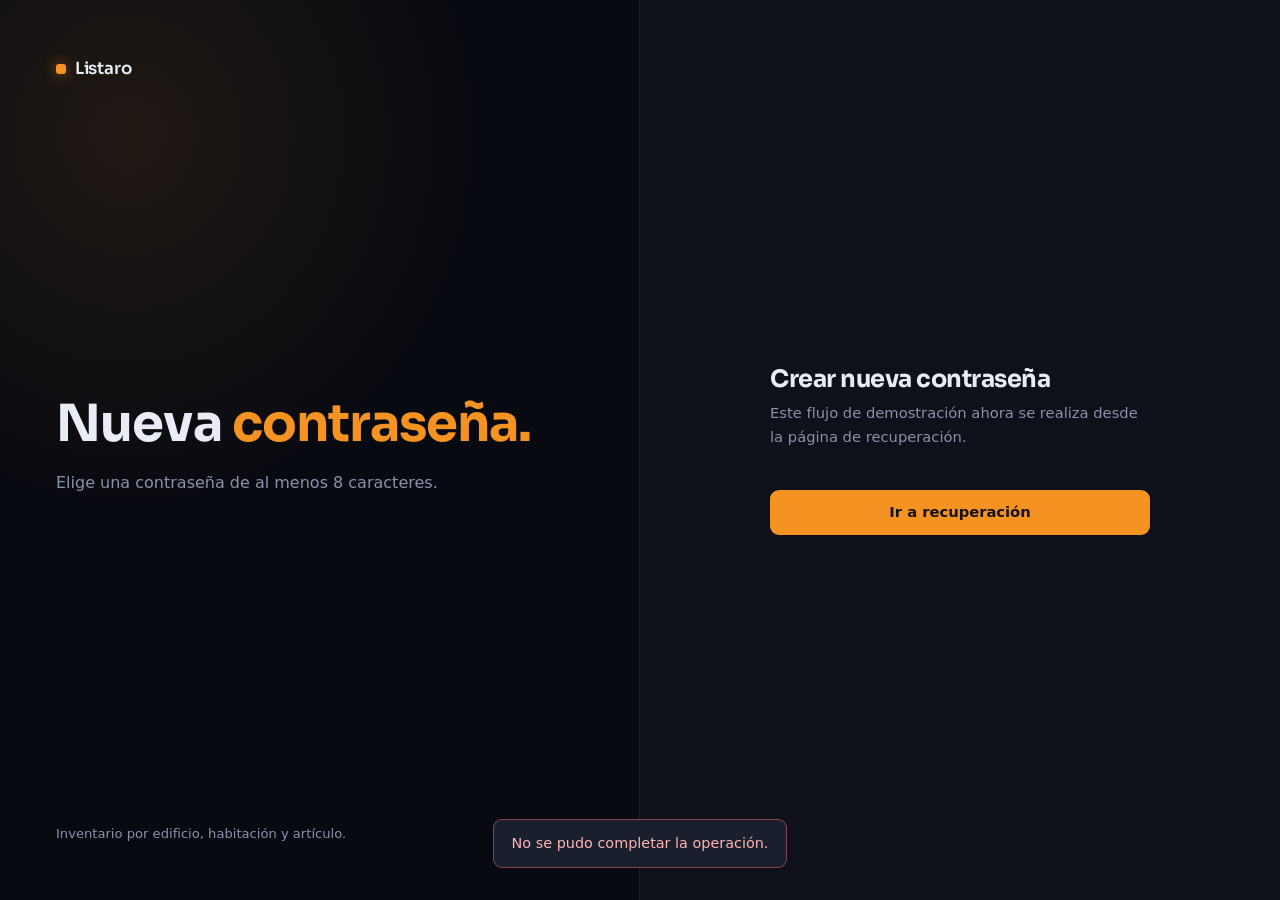
<file: Paginas/restablecer.html>
<!DOCTYPE html>
<html lang="es">
<head>
  <meta charset="UTF-8">
  <meta name="viewport" content="width=device-width, initial-scale=1">
  <title>Nueva contraseña — Listaro</title>
  <link rel="preconnect" href="https://fonts.googleapis.com">
  <link rel="preconnect" href="https://fonts.gstatic.com" crossorigin>
  <link href="https://fonts.googleapis.com/css2?family=Sora:wght@400;500;600;700&display=swap" rel="stylesheet">
  <link rel="stylesheet" href="../css/styles.css">
</head>
<body>
<main class="split">
  <section class="split-izq">
    <a class="marca" href="../index.html"><span class="marca-punto"></span> Listaro</a>
    <div><h1>Nueva <span class="naranja">contraseña.</span></h1><p>Elige una contraseña de al menos 8 caracteres.</p></div>
    <p class="split-pie">Inventario por edificio, habitación y artículo.</p>
  </section>
  <section class="split-der">
    <div class="formulario">
      <h2>Crear nueva contraseña</h2>
      <p class="sub">Este flujo de demostración ahora se realiza desde la página de recuperación.</p>
      <a class="btn btn-naranja btn-bloque" href="recuperar.html">Ir a recuperación</a>
    </div>
  </section>
</main>
<div id="aviso" class="aviso" role="status" aria-live="polite"></div>
<script src="../js/datos.js"></script>
<script src="../js/app.js"></script>
</body>
</html>
</file>
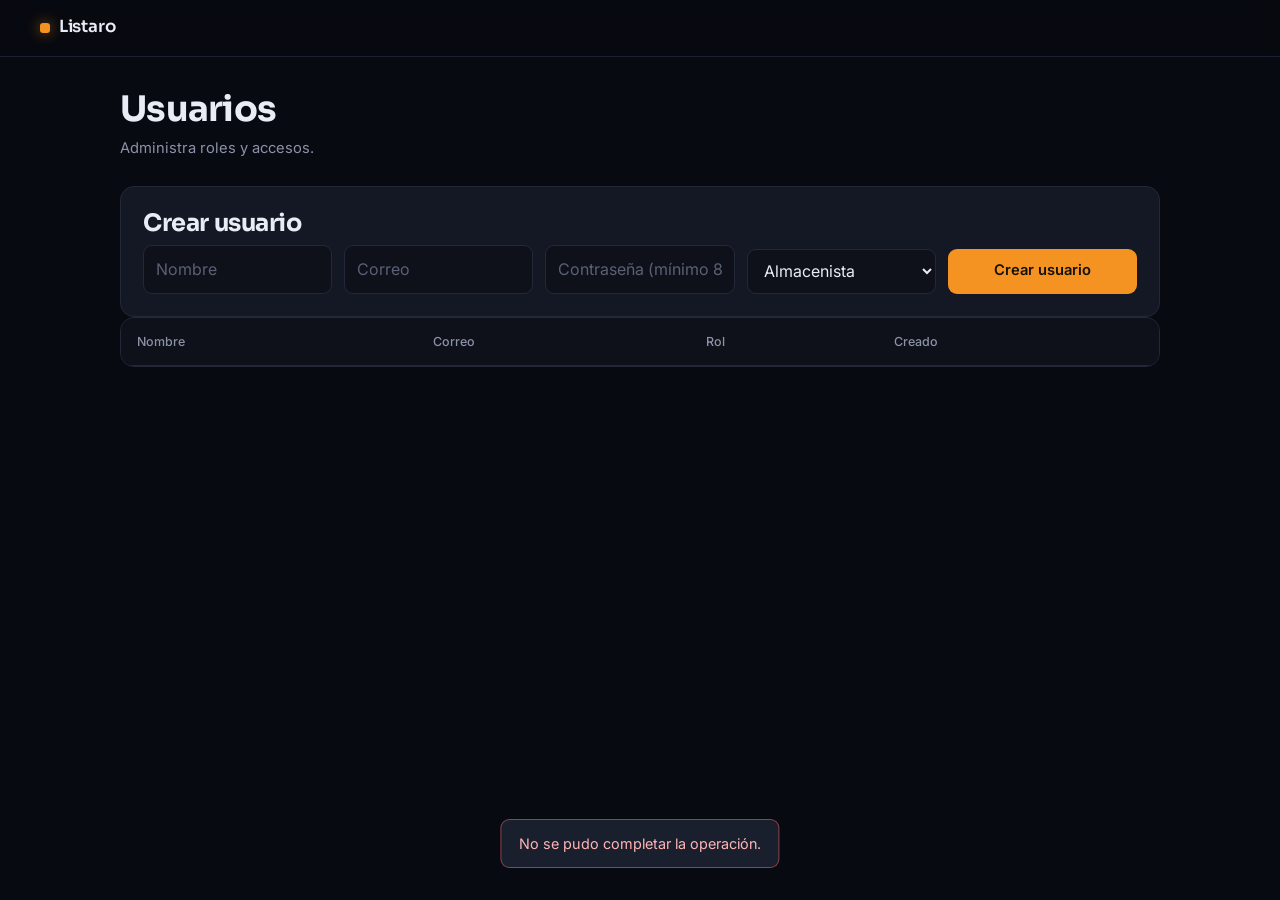
<file: Paginas/usuario.html>
<!DOCTYPE html>
<html lang="es">
<head>
  <meta charset="UTF-8">
  <meta name="viewport" content="width=device-width, initial-scale=1">
  <title>Usuarios — Listaro</title>
  <link rel="preconnect" href="https://fonts.googleapis.com">
  <link rel="preconnect" href="https://fonts.gstatic.com" crossorigin>
  <link href="https://fonts.googleapis.com/css2?family=Sora:wght@400;500;600;700&family=Inter:wght@400;500;600&display=swap" rel="stylesheet">
  <link rel="stylesheet" href="../css/styles.css">
</head>
<body>
<header class="nav">
  <a class="marca" href="../index.html"><span class="marca-punto"></span> Listaro</a>
  <div class="nav-acciones"></div>
</header>
<main class="app">
  <div class="app-cabecera">
    <div><h1>Usuarios</h1><p class="sub">Administra roles y accesos.</p></div>
  </div>
  <section class="tarjeta">
    <h2>Crear usuario</h2>
    <form id="form-usuario" class="form-grid">
      <input name="nombre" placeholder="Nombre" required>
      <input name="correo" type="email" placeholder="Correo" required>
      <input name="clave" type="password" placeholder="Contraseña (mínimo 8)" required>
      <select name="rol" required>
        <option value="almacenista">Almacenista</option>
        <option value="repartidor">Repartidor</option>
        <option value="administrador">Administrador</option>
      </select>
      <button class="btn btn-naranja" type="submit">Crear usuario</button>
    </form>
  </section>
  <section class="tabla-envoltura">
    <table class="tabla">
      <thead><tr><th>Nombre</th><th>Correo</th><th>Rol</th><th>Creado</th></tr></thead>
      <tbody id="lista-usuarios"></tbody>
    </table>
  </section>
</main>
<div id="aviso" class="aviso" role="status" aria-live="polite"></div>
<script src="../js/datos.js"></script>
<script src="../js/roles.js"></script>
<script src="../js/app.js"></script>
</body>
</html>
</file>
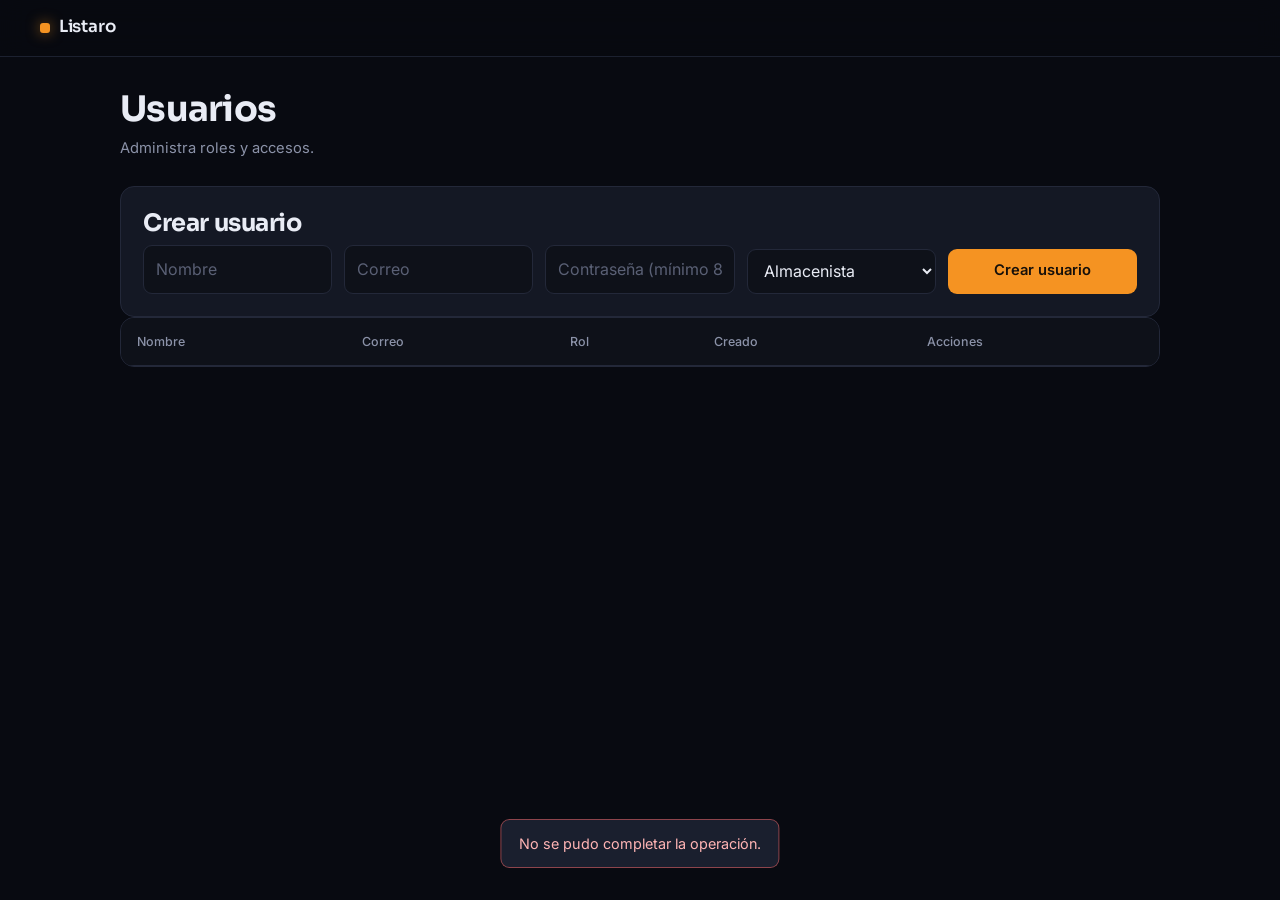
<file: Paginas/usuarios.html>
<!DOCTYPE html>
<html lang="es">
<head>
  <meta charset="UTF-8">
  <meta name="viewport" content="width=device-width, initial-scale=1">
  <title>Usuarios — Listaro</title>
  <link rel="preconnect" href="https://fonts.googleapis.com">
  <link rel="preconnect" href="https://fonts.gstatic.com" crossorigin>
  <link href="https://fonts.googleapis.com/css2?family=Sora:wght@400;500;600;700&family=Inter:wght@400;500;600&display=swap" rel="stylesheet">
  <link rel="stylesheet" href="../css/styles.css">
</head>
<body>
<header class="nav">
  <a class="marca" href="../index.html"><span class="marca-punto"></span> Listaro</a>
  <div class="nav-acciones"></div>
</header>
<main class="app">
  <div class="app-cabecera">
    <div><h1>Usuarios</h1><p class="sub">Administra roles y accesos.</p></div>
  </div>
  <section class="tarjeta">
    <h2>Crear usuario</h2>
    <form id="form-usuario" class="form-grid">
      <input name="nombre" placeholder="Nombre" required>
      <input name="correo" type="email" placeholder="Correo" required>
      <input name="clave" type="password" placeholder="Contraseña (mínimo 8)" required>
      <select name="rol" required>
        <option value="almacenista">Almacenista</option>
        <option value="repartidor">Repartidor</option>
        <option value="administrador">Administrador</option>
      </select>
      <button class="btn btn-naranja" type="submit">Crear usuario</button>
    </form>
  </section>
  <section class="tabla-envoltura">
    <table class="tabla">
      <thead><tr><th>Nombre</th><th>Correo</th><th>Rol</th><th>Creado</th><th>Acciones</th></tr></thead>
      <tbody id="lista-usuarios"></tbody>
    </table>
  </section>
</main>
<div id="aviso" class="aviso" role="status" aria-live="polite"></div>
<script src="../js/datos.js"></script>
<script src="../js/roles.js"></script>
<script src="../js/app.js"></script>
</body>
</html>
</file>
<file: css/styles.css>
/* ============================================================
   Listaro — hoja de estilos
   Tema oscuro, acento naranja, tipografía Sora + Inter
   ============================================================ */

:root {
  --fondo:        #080A11;
  --fondo-2:      #0E1119;
  --panel:        #141824;
  --panel-2:      #1A1F2E;
  --borde:        #232839;
  --borde-suave:  #1C2130;
  --texto:        #E9ECF5;
  --texto-sub:    #8B92A8;
  --naranja:      #F59322;
  --naranja-alto: #FFB04A;
  --naranja-baja: rgba(245, 147, 34, 0.14);
  --verde:        #4ED08A;
  --verde-baja:   rgba(78, 208, 138, 0.12);
  --rojo:         #FF6B6B;
  --radio:        14px;
  --radio-chico:  9px;
  --ancho:        1120px;
}

* { box-sizing: border-box; }

html { scroll-behavior: smooth; }

body {
  margin: 0;
  background: var(--fondo);
  color: var(--texto);
  font-family: "Inter", system-ui, -apple-system, "Segoe UI", sans-serif;
  font-size: 16px;
  line-height: 1.6;
  -webkit-font-smoothing: antialiased;
}

h1, h2, h3 {
  font-family: "Sora", "Inter", sans-serif;
  line-height: 1.15;
  letter-spacing: -0.02em;
  margin: 0 0 .5rem;
}

a { color: inherit; text-decoration: none; }

.naranja { color: var(--naranja); }
.sub { color: var(--texto-sub); font-size: .92rem; margin: 0; }
.fuerte { font-weight: 600; }
.etiqueta { color: var(--texto-sub); font-size: .8rem; display: block; }

:focus-visible {
  outline: 2px solid var(--naranja);
  outline-offset: 2px;
  border-radius: 4px;
}

/* ---------------------------------------------------------- marca y navegación */
.marca {
  display: inline-flex;
  align-items: center;
  gap: .55rem;
  font-family: "Sora", sans-serif;
  font-weight: 600;
  font-size: 1.05rem;
  letter-spacing: -0.01em;
}

.marca-punto {
  width: 10px; height: 10px;
  border-radius: 3px;
  background: var(--naranja);
  box-shadow: 0 0 14px rgba(245, 147, 34, .6);
}

.nav {
  position: sticky;
  top: 0;
  z-index: 40;
  display: flex;
  align-items: center;
  gap: 1.5rem;
  padding: .9rem clamp(1rem, 4vw, 2.5rem);
  background: rgba(8, 10, 17, .82);
  backdrop-filter: blur(12px);
  border-bottom: 1px solid var(--borde-suave);
}

.nav-links { display: flex; gap: 1.4rem; margin-left: 1rem; }
.nav-links a { color: var(--texto-sub); font-size: .92rem; }
.nav-links a:hover { color: var(--texto); }
.nav-acciones { margin-left: auto; display: flex; gap: .6rem; }
.usuario-nav {
  display: inline-flex;
  align-items: center;
  color: var(--texto-sub);
  font-size: .85rem;
  padding: 0 .35rem;
  white-space: nowrap;
}

.aviso-cookies {
  position: fixed;
  inset: 0;
  z-index: 60;
  display: flex;
  align-items: center;
  justify-content: center;
  padding: 1.2rem;
  background: rgba(4, 5, 9, .75);
  backdrop-filter: blur(4px);
}
.aviso-cookies[hidden] { display: none; }
.aviso-cookies-caja {
  width: 100%;
  max-width: 440px;
  padding: 1.8rem;
  text-align: center;
  background: var(--panel);
  border: 1px solid var(--borde);
  border-radius: var(--radio);
  box-shadow: 0 18px 45px rgba(0, 0, 0, .45);
}
.aviso-cookies-caja .marca-punto {
  display: inline-block;
  margin-bottom: 1rem;
}
.aviso-cookies-caja h2 { font-size: 1.35rem; }
.aviso-cookies-caja p {
  margin: 0 0 1.4rem;
  color: var(--texto-sub);
  font-size: .9rem;
}

/* ---------------------------------------------------------- botones */
.btn {
  display: inline-flex;
  align-items: center;
  justify-content: center;
  gap: .4rem;
  padding: .6rem 1.1rem;
  border-radius: var(--radio-chico);
  border: 1px solid transparent;
  font: inherit;
  font-size: .92rem;
  font-weight: 500;
  cursor: pointer;
  transition: background-color .15s ease, border-color .15s ease, color .15s ease;
}

.btn-naranja { background: var(--naranja); color: #16100A; font-weight: 600; }
.btn-naranja:hover { background: var(--naranja-alto); }

.btn-fantasma {
  background: transparent;
  color: var(--texto);
  border-color: var(--borde);
}
.btn-fantasma:hover { border-color: var(--naranja); color: var(--naranja); }

.btn-grande { padding: .8rem 1.5rem; font-size: 1rem; }
.btn-bloque { width: 100%; margin-top: 1.2rem; }

.btn-mini {
  padding: .3rem .65rem;
  font-size: .78rem;
  background: var(--panel-2);
  border-color: var(--borde);
  color: var(--texto);
}
.btn-mini:hover { border-color: var(--naranja); color: var(--naranja); }
.btn-peligro {
  border-color: rgba(239, 68, 68, .35);
  color: #f87171;
}
.btn-peligro:hover {
  border-color: var(--rojo);
  background: rgba(239, 68, 68, .12);
  color: #fca5a5;
}

.enlace-naranja { color: var(--naranja); }
.enlace-naranja:hover { text-decoration: underline; }

.form-grid {
  display: grid;
  grid-template-columns: repeat(auto-fit, minmax(180px, 1fr));
  gap: .75rem;
  align-items: end;
}

.form-grid input,
.form-grid select,
.selector-rol,
.asignar-repartidor,
.estado-entrega {
  width: 100%;
  padding: .65rem .75rem;
  border: 1px solid var(--borde);
  border-radius: var(--radio-chico);
  background: var(--fondo-2);
  color: var(--texto);
  font: inherit;
}

.asignar-repartidor,
.estado-entrega {
  width: auto;
  min-width: 135px;
  padding: .45rem .65rem;
  font-size: .85rem;
}

.entrega {
  display: grid;
  gap: .5rem;
}

.entrega p { margin: 0; }
.entrega-acciones {
  display: flex;
  justify-content: flex-end;
  align-items: center;
  gap: .5rem;
  flex-wrap: wrap;
  margin-top: .4rem;
}

/* ---------------------------------------------------------- landing: hero */
.hero {
  max-width: var(--ancho);
  margin: 0 auto;
  padding: clamp(3rem, 8vw, 6rem) clamp(1rem, 4vw, 2.5rem) 3rem;
  text-align: center;
  background:
    radial-gradient(60% 55% at 50% 0%, rgba(245, 147, 34, .10), transparent 70%);
}

.hero-kicker { color: var(--texto-sub); font-size: .9rem; margin: 0 0 1rem; }

.hero h1 {
  font-size: clamp(2.6rem, 7vw, 4.6rem);
  font-weight: 700;
  margin-bottom: 1rem;
}

.hero-texto {
  max-width: 54ch;
  margin: 0 auto 2rem;
  color: var(--texto-sub);
  font-size: 1.05rem;
}

.hero-acciones {
  display: flex;
  gap: .8rem;
  justify-content: center;
  flex-wrap: wrap;
}

.tablero-demo {
  margin-top: 3.5rem;
  border: 1px solid var(--borde);
  border-radius: var(--radio);
  background: var(--panel);
  overflow: hidden;
  text-align: left;
}

.tablero-barra {
  display: flex;
  align-items: center;
  gap: .4rem;
  padding: .7rem 1rem;
  border-bottom: 1px solid var(--borde-suave);
  background: var(--fondo-2);
}

.punto { width: 9px; height: 9px; border-radius: 50%; background: var(--borde); }
.tablero-titulo { margin-left: .8rem; color: var(--texto-sub); font-size: .82rem; }

.tablero-cuerpo {
  display: grid;
  grid-template-columns: repeat(auto-fit, minmax(160px, 1fr));
}

.tablero-celda {
  padding: 1.3rem 1.2rem;
  border-right: 1px solid var(--borde-suave);
}
.tablero-celda:last-child { border-right: none; }
.tablero-celda strong {
  display: block;
  font-family: "Sora", sans-serif;
  font-size: 1.7rem;
  margin-top: .3rem;
}

/* ---------------------------------------------------------- métricas */
.franja-metricas {
  display: grid;
  grid-template-columns: repeat(auto-fit, minmax(150px, 1fr));
  gap: 1rem;
  max-width: var(--ancho);
  margin: 0 auto;
  padding: 1.6rem clamp(1rem, 4vw, 2.5rem);
  border-top: 1px solid var(--borde-suave);
  border-bottom: 1px solid var(--borde-suave);
  text-align: center;
}
.franja-metricas strong {
  display: block;
  font-family: "Sora", sans-serif;
  font-size: 1.6rem;
  color: var(--naranja);
}
.franja-metricas span { color: var(--texto-sub); font-size: .85rem; }

/* ---------------------------------------------------------- secciones */
.seccion {
  max-width: var(--ancho);
  margin: 0 auto;
  padding: clamp(3rem, 7vw, 5rem) clamp(1rem, 4vw, 2.5rem);
}

.seccion h2 {
  font-size: clamp(1.7rem, 4vw, 2.4rem);
  text-align: center;
  margin-bottom: 2.5rem;
}

.tarjeta {
  background: var(--panel);
  border: 1px solid var(--borde);
  border-radius: var(--radio);
  padding: 1.4rem;
}

.tarjeta h3 { font-size: 1.05rem; }
.tarjeta p { color: var(--texto-sub); font-size: .92rem; margin: 0; }

.grilla-funciones {
  display: grid;
  grid-template-columns: repeat(auto-fit, minmax(260px, 1fr));
  gap: 1rem;
}

.pasos {
  list-style: none;
  counter-reset: paso;
  display: grid;
  grid-template-columns: repeat(auto-fit, minmax(240px, 1fr));
  gap: 1.2rem;
  margin: 0;
  padding: 0;
}

.pasos li {
  border-left: 2px solid var(--borde);
  padding-left: 1.2rem;
}

.paso-num {
  display: inline-flex;
  align-items: center;
  justify-content: center;
  width: 30px; height: 30px;
  border-radius: 8px;
  background: var(--naranja-baja);
  color: var(--naranja);
  font-family: "Sora", sans-serif;
  font-weight: 600;
  margin-bottom: .7rem;
}

.pasos h3 { font-size: 1.05rem; }
.pasos p { color: var(--texto-sub); font-size: .92rem; margin: 0; }

.grilla-testimonios {
  display: grid;
  grid-template-columns: repeat(auto-fit, minmax(260px, 1fr));
  gap: 1rem;
}
.estrellas { color: var(--naranja); letter-spacing: .12em; margin-bottom: .6rem !important; }
.autor { color: var(--texto-sub); font-size: .85rem; margin-top: .9rem !important; }

.cta-final {
  max-width: var(--ancho);
  margin: 0 auto clamp(3rem, 7vw, 5rem);
  padding: clamp(2.5rem, 6vw, 4rem) 1.5rem;
  text-align: center;
  border: 1px solid var(--borde);
  border-radius: 20px;
  background:
    radial-gradient(70% 120% at 50% 0%, rgba(245, 147, 34, .12), transparent 70%),
    var(--panel);
}
.cta-final h2 { font-size: clamp(1.8rem, 5vw, 3rem); margin-bottom: 1.6rem; }

/* ---------------------------------------------------------- pie */
.pie {
  display: flex;
  flex-wrap: wrap;
  gap: 1rem;
  justify-content: space-between;
  align-items: center;
  max-width: var(--ancho);
  margin: 0 auto;
  padding: 1.6rem clamp(1rem, 4vw, 2.5rem) 3rem;
  border-top: 1px solid var(--borde-suave);
  color: var(--texto-sub);
  font-size: .85rem;
}

/* ---------------------------------------------------------- login / registro */
.split {
  display: grid;
  grid-template-columns: 1fr 1fr;
  min-height: 100vh;
}

.split-izq {
  display: flex;
  flex-direction: column;
  justify-content: space-between;
  gap: 2rem;
  padding: clamp(2rem, 5vw, 3.5rem);
  border-right: 1px solid var(--borde-suave);
  background:
    radial-gradient(80% 60% at 20% 15%, rgba(245, 147, 34, .10), transparent 70%),
    var(--fondo);
}

.split-izq h1 { font-size: clamp(2rem, 4vw, 3.2rem); }
.split-izq > div > p { color: var(--texto-sub); max-width: 42ch; }
.split-pie { color: var(--texto-sub); font-size: .82rem; margin: 0; }

.lista-chequeo { list-style: none; padding: 0; margin: 1.8rem 0 0; }
.lista-chequeo li {
  position: relative;
  padding-left: 1.6rem;
  margin-bottom: .6rem;
  color: var(--texto-sub);
  font-size: .92rem;
}
.lista-chequeo li::before {
  content: "";
  position: absolute;
  left: 0; top: .55rem;
  width: 8px; height: 8px;
  border-radius: 2px;
  background: var(--naranja);
}

.split-der {
  display: flex;
  align-items: center;
  justify-content: center;
  padding: clamp(2rem, 5vw, 3.5rem);
  background: var(--fondo-2);
}

.formulario { width: 100%; max-width: 380px; }
.formulario h2 { font-size: 1.5rem; }
.formulario .sub { margin-bottom: 1.4rem; }

label {
  display: block;
  margin: 1rem 0 .35rem;
  font-size: .85rem;
  color: var(--texto-sub);
}

input, select {
  width: 100%;
  padding: .7rem .85rem;
  background: var(--panel);
  border: 1px solid var(--borde);
  border-radius: var(--radio-chico);
  color: var(--texto);
  font: inherit;
  font-size: .95rem;
}
input::placeholder { color: #5A6075; }
input:focus, select:focus { border-color: var(--naranja); outline: none; }

.error {
  background: rgba(255, 107, 107, .12);
  border: 1px solid rgba(255, 107, 107, .4);
  color: #FFB4B4;
  padding: .6rem .8rem;
  border-radius: var(--radio-chico);
  font-size: .88rem;
  margin: 0 0 .5rem;
}

.demo-hint {
  margin: 1.2rem 0 .8rem;
  padding: .7rem .85rem;
  background: var(--naranja-baja);
  border: 1px solid rgba(245, 147, 34, .3);
  border-radius: var(--radio-chico);
  color: var(--texto-sub);
  font-size: .85rem;
}
.demo-hint strong { color: var(--naranja); }

/* ---------------------------------------------------------- panel de la app */
.app {
  max-width: var(--ancho);
  margin: 0 auto;
  padding: 2rem clamp(1rem, 4vw, 2.5rem) 4rem;
}

.migas {
  display: flex;
  gap: .5rem;
  align-items: center;
  color: var(--texto-sub);
  font-size: .85rem;
  margin-bottom: 1.2rem;
}
.migas a:hover { color: var(--naranja); }

.app-cabecera {
  display: flex;
  flex-wrap: wrap;
  gap: 1rem;
  align-items: center;
  justify-content: space-between;
  margin-bottom: 1.6rem;
}
.app-cabecera h1 { font-size: clamp(1.6rem, 3.5vw, 2.2rem); }

.resumen {
  display: grid;
  grid-template-columns: repeat(auto-fit, minmax(150px, 1fr));
  border: 1px solid var(--borde);
  border-radius: var(--radio);
  background: var(--panel);
  overflow: hidden;
  margin-bottom: 1.6rem;
}
.resumen-celda { padding: 1.1rem 1.2rem; border-right: 1px solid var(--borde-suave); }
.resumen-celda:last-child { border-right: none; }
.resumen-celda strong {
  font-family: "Sora", sans-serif;
  font-size: 1.6rem;
}

.grilla-edificios,
.grilla-habitaciones {
  display: grid;
  grid-template-columns: repeat(auto-fit, minmax(280px, 1fr));
  gap: 1rem;
}

.app-cabecera-acciones {
  display: flex;
  align-items: center;
  gap: .6rem;
  flex-wrap: wrap;
}

.tarjeta-con-acciones {
  display: flex;
  flex-direction: column;
  justify-content: space-between;
  transition: border-color .15s ease;
}
.tarjeta-con-acciones:hover { border-color: var(--naranja); }

.tarjeta-cuerpo {
  display: block;
  text-decoration: none;
  color: inherit;
  flex: 1;
}

.tarjeta-acciones-pie {
  margin-top: .85rem;
  padding-top: .75rem;
  border-top: 1px solid var(--borde-suave);
  display: flex;
  justify-content: flex-end;
  gap: .5rem;
}

.tarjeta-enlace { display: block; transition: border-color .15s ease; }
.tarjeta-enlace:hover { border-color: var(--naranja); }

.tarjeta-tope {
  display: flex;
  align-items: center;
  justify-content: space-between;
  gap: .8rem;
  margin-bottom: .2rem;
}

.mini-stats {
  display: flex;
  gap: 1rem;
  margin-top: 1rem;
  padding-top: .9rem;
  border-top: 1px solid var(--borde-suave);
  color: var(--texto-sub);
  font-size: .85rem;
}

.pill {
  display: inline-block;
  padding: .18rem .6rem;
  border-radius: 999px;
  font-size: .75rem;
  font-weight: 500;
  white-space: nowrap;
}
.pill-ok { background: var(--verde-baja); color: var(--verde); }
.pill-alerta { background: var(--naranja-baja); color: var(--naranja); }

.vacio {
  border: 1px dashed var(--borde);
  border-radius: var(--radio);
  padding: 3rem 1.5rem;
  text-align: center;
  background: var(--fondo-2);
}
.vacio p { color: var(--texto-sub); margin: 0 0 1.2rem; }

/* ---------------------------------------------------------- tabla de inventario */
.tabla-envoltura {
  border: 1px solid var(--borde);
  border-radius: var(--radio);
  background: var(--panel);
  overflow-x: auto;
}

.tabla { width: 100%; border-collapse: collapse; min-width: 720px; }

.tabla th {
  text-align: left;
  padding: .85rem 1rem;
  font-size: .78rem;
  font-weight: 500;
  color: var(--texto-sub);
  border-bottom: 1px solid var(--borde);
  background: var(--fondo-2);
}

.tabla td {
  padding: .8rem 1rem;
  border-bottom: 1px solid var(--borde-suave);
  font-size: .92rem;
  vertical-align: middle;
}
.tabla tbody tr:last-child td { border-bottom: none; }
.tabla tbody tr:hover { background: var(--panel-2); }

.cantidad { font-family: "Sora", sans-serif; font-weight: 600; }

.acciones-celda { display: flex; align-items: center; gap: .4rem; }
.mov-cantidad { width: 62px; padding: .3rem .4rem; font-size: .82rem; }

.historial { margin-top: 2.5rem; }
.historial h2 { font-size: 1.2rem; margin-bottom: 1rem; }
.historial ul { list-style: none; padding: 0; margin: 0; }
.historial li {
  display: flex;
  flex-wrap: wrap;
  gap: .7rem;
  align-items: center;
  padding: .7rem 0;
  border-bottom: 1px solid var(--borde-suave);
  font-size: .88rem;
}

/* ---------------------------------------------------------- modales */
.modal {
  position: fixed;
  inset: 0;
  z-index: 60;
  display: flex;
  align-items: center;
  justify-content: center;
  padding: 1.2rem;
  background: rgba(4, 5, 9, .75);
  backdrop-filter: blur(4px);
}
.modal[hidden] { display: none; }

.modal-caja {
  width: 100%;
  max-width: 420px;
  background: var(--panel);
  border: 1px solid var(--borde);
  border-radius: var(--radio);
  padding: 1.6rem;
}
.modal-caja h3 { font-size: 1.2rem; margin-bottom: .4rem; }

.fila-doble { display: grid; grid-template-columns: 1fr 1fr; gap: .8rem; }

.modal-acciones {
  display: flex;
  justify-content: flex-end;
  gap: .6rem;
  margin-top: 1.6rem;
}

/* ---------------------------------------------------------- aviso flotante */
.aviso {
  position: fixed;
  left: 50%;
  bottom: 1.5rem;
  transform: translate(-50%, 150%);
  z-index: 80;
  max-width: min(90vw, 420px);
  padding: .75rem 1.1rem;
  border-radius: var(--radio-chico);
  background: var(--panel-2);
  border: 1px solid var(--borde);
  color: var(--texto);
  font-size: .9rem;
  transition: transform .25s ease;
}
.aviso.visible { transform: translate(-50%, 0); }
.aviso.error { border-color: rgba(255, 107, 107, .5); color: #FFB4B4; }
.aviso.ok { border-color: rgba(78, 208, 138, .5); }

/* ---------------------------------------------------------- responsive */
@media (max-width: 860px) {
  .split { grid-template-columns: 1fr; }
  .split-izq { border-right: none; border-bottom: 1px solid var(--borde-suave); }
  .nav-links { display: none; }
}

@media (max-width: 560px) {
  .resumen-celda, .tablero-celda { border-right: none; border-bottom: 1px solid var(--borde-suave); }
  .app-cabecera { align-items: flex-start; flex-direction: column; }
}

@media (prefers-reduced-motion: reduce) {
  * { transition: none !important; animation: none !important; }
  html { scroll-behavior: auto; }
}
</file>
